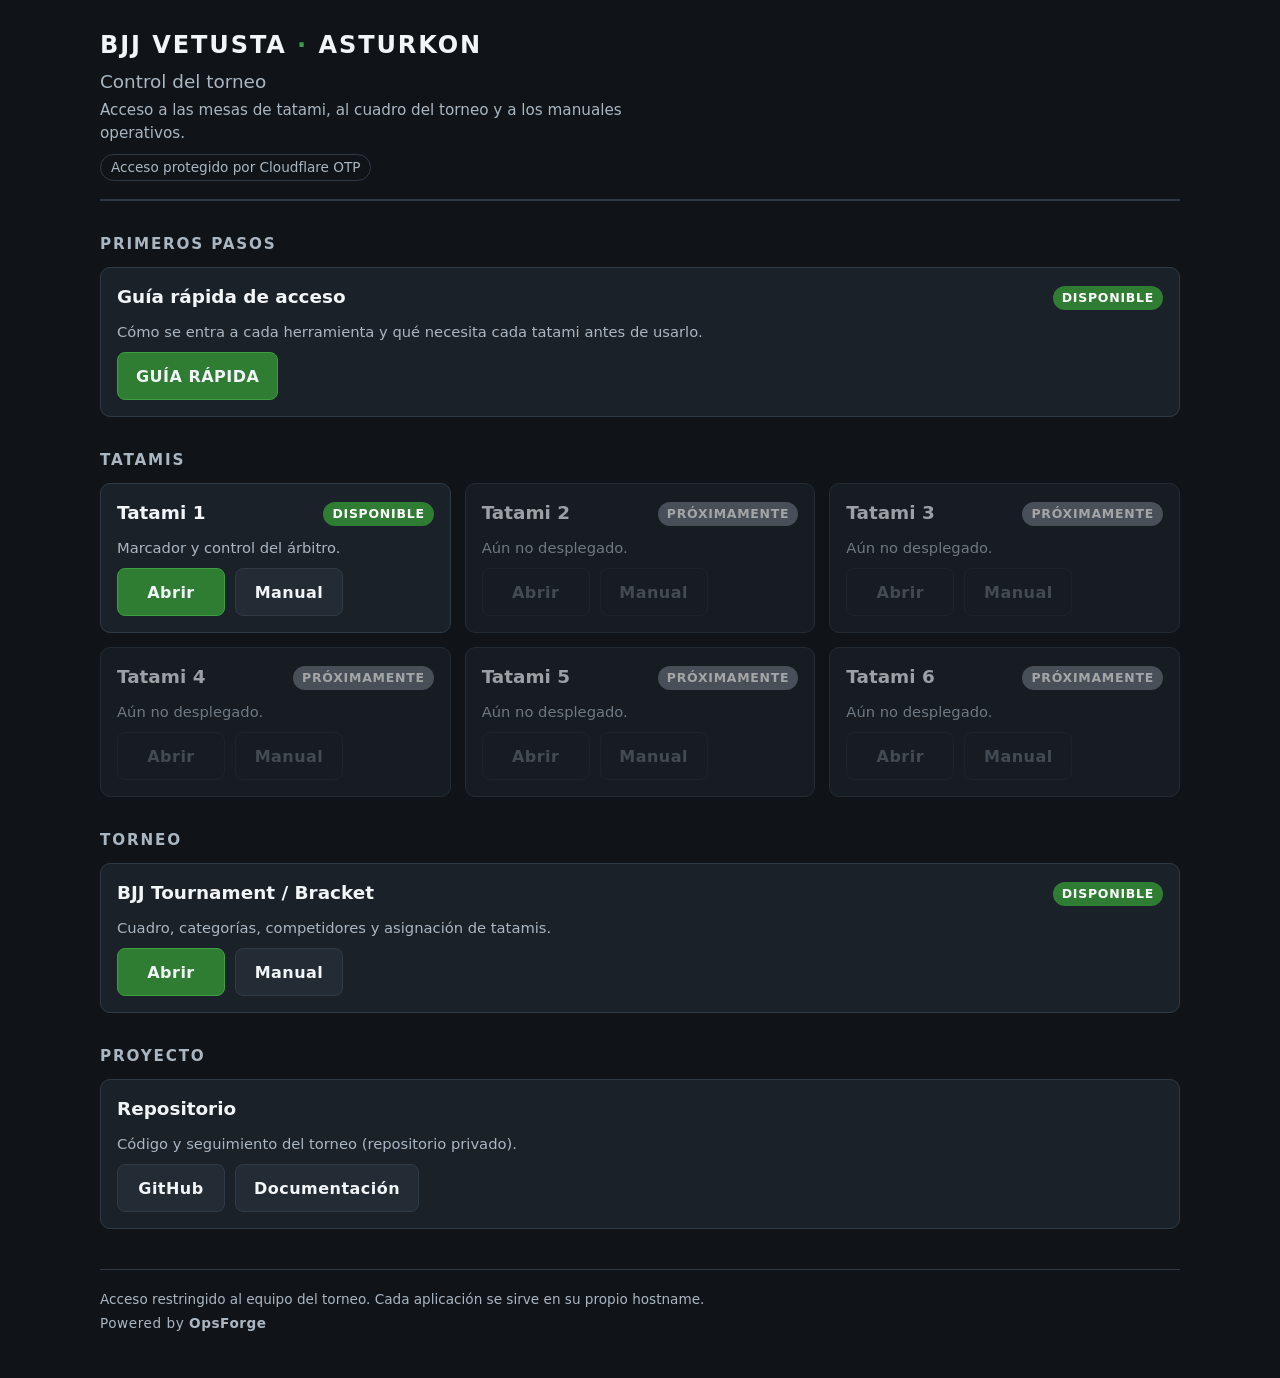
<file: nginx/conf.d/portal/index.html>
<!DOCTYPE html>
<html lang="es">
<head>
<meta charset="utf-8">
<meta name="viewport" content="width=device-width, initial-scale=1">
<meta name="robots" content="noindex, nofollow">
<title>BJJ Vetusta · Asturkon — Control del torneo</title>
<link rel="stylesheet" href="style.css">
<link rel="icon" href="data:image/svg+xml,<svg xmlns='http://www.w3.org/2000/svg' viewBox='0 0 32 32'><text y='26' font-size='26'>🥋</text></svg>">
</head>
<body>
<header class="cabecera">
  <p class="marca">BJJ VETUSTA <span class="punto">·</span> ASTURKON</p>
  <h1>Control del torneo</h1>
  <p class="sub">Acceso a las mesas de tatami, al cuadro del torneo y a los manuales operativos.</p>
  <p class="pista">Acceso protegido por Cloudflare OTP</p>
</header>

<main>
  <h2 class="seccion">Primeros pasos</h2>
  <div class="rejilla">
    <article class="tarjeta" data-app="quick-start">
      <div class="tarjeta-cab">
        <h3>Guía rápida de acceso</h3>
        <span class="estado" data-estado="disponible">Disponible</span>
      </div>
      <p class="detalle">Cómo se entra a cada herramienta y qué necesita cada tatami antes de usarlo.</p>
      <div class="acciones">
        <a class="boton primario" href="https://docs.opsforge.cc/bjj/quick-start/" aria-label="Abrir la guía rápida de acceso en el centro de documentación">GUÍA RÁPIDA</a>
      </div>
    </article>
  </div>

  <h2 class="seccion">Tatamis</h2>
  <div class="rejilla" id="tatamis">

    <article class="tarjeta" data-tatami="1">
      <div class="tarjeta-cab">
        <h3>Tatami 1</h3>
        <span class="estado" data-estado="disponible">Disponible</span>
      </div>
      <p class="detalle">Marcador y control del árbitro.</p>
      <div class="acciones">
        <a class="boton primario" href="https://tatami1.opsforge.cc" aria-label="Abrir el marcador del Tatami 1">Abrir</a>
        <a class="boton" href="https://docs.opsforge.cc/bjj/tatami/" aria-label="Abrir el manual del Tatami 1">Manual</a>
      </div>
    </article>

    <article class="tarjeta inactiva" data-tatami="2">
      <div class="tarjeta-cab">
        <h3>Tatami 2</h3>
        <span class="estado" data-estado="proximamente">Próximamente</span>
      </div>
      <p class="detalle">Aún no desplegado.</p>
      <div class="acciones">
        <span class="boton desactivado" role="button" aria-disabled="true" tabindex="-1">Abrir</span>
        <span class="boton desactivado" role="button" aria-disabled="true" tabindex="-1">Manual</span>
      </div>
    </article>

    <article class="tarjeta inactiva" data-tatami="3">
      <div class="tarjeta-cab">
        <h3>Tatami 3</h3>
        <span class="estado" data-estado="proximamente">Próximamente</span>
      </div>
      <p class="detalle">Aún no desplegado.</p>
      <div class="acciones">
        <span class="boton desactivado" role="button" aria-disabled="true" tabindex="-1">Abrir</span>
        <span class="boton desactivado" role="button" aria-disabled="true" tabindex="-1">Manual</span>
      </div>
    </article>

    <article class="tarjeta inactiva" data-tatami="4">
      <div class="tarjeta-cab">
        <h3>Tatami 4</h3>
        <span class="estado" data-estado="proximamente">Próximamente</span>
      </div>
      <p class="detalle">Aún no desplegado.</p>
      <div class="acciones">
        <span class="boton desactivado" role="button" aria-disabled="true" tabindex="-1">Abrir</span>
        <span class="boton desactivado" role="button" aria-disabled="true" tabindex="-1">Manual</span>
      </div>
    </article>

    <article class="tarjeta inactiva" data-tatami="5">
      <div class="tarjeta-cab">
        <h3>Tatami 5</h3>
        <span class="estado" data-estado="proximamente">Próximamente</span>
      </div>
      <p class="detalle">Aún no desplegado.</p>
      <div class="acciones">
        <span class="boton desactivado" role="button" aria-disabled="true" tabindex="-1">Abrir</span>
        <span class="boton desactivado" role="button" aria-disabled="true" tabindex="-1">Manual</span>
      </div>
    </article>

    <article class="tarjeta inactiva" data-tatami="6">
      <div class="tarjeta-cab">
        <h3>Tatami 6</h3>
        <span class="estado" data-estado="proximamente">Próximamente</span>
      </div>
      <p class="detalle">Aún no desplegado.</p>
      <div class="acciones">
        <span class="boton desactivado" role="button" aria-disabled="true" tabindex="-1">Abrir</span>
        <span class="boton desactivado" role="button" aria-disabled="true" tabindex="-1">Manual</span>
      </div>
    </article>

  </div>

  <h2 class="seccion">Torneo</h2>
  <div class="rejilla">
    <article class="tarjeta" data-app="bracket">
      <div class="tarjeta-cab">
        <h3>BJJ Tournament / Bracket</h3>
        <span class="estado" data-estado="disponible">Disponible</span>
      </div>
      <p class="detalle">Cuadro, categorías, competidores y asignación de tatamis.</p>
      <div class="acciones">
        <a class="boton primario" href="https://bracket.opsforge.cc" aria-label="Abrir el cuadro del torneo (Bracket)">Abrir</a>
        <a class="boton" href="https://docs.opsforge.cc/bjj/bracket/" aria-label="Abrir el manual del cuadro (Bracket)">Manual</a>
      </div>
    </article>
  </div>

  <h2 class="seccion">Proyecto</h2>
  <div class="rejilla">
    <article class="tarjeta">
      <div class="tarjeta-cab"><h3>Repositorio</h3></div>
      <p class="detalle">Código y seguimiento del torneo (repositorio privado).</p>
      <div class="acciones">
        <a class="boton" href="https://github.com/danyseve/bjj-tournament-platform" aria-label="Abrir el repositorio del torneo en GitHub">GitHub</a>
        <a class="boton" href="https://docs.opsforge.cc/" aria-label="Abrir el centro de documentación">Documentación</a>
      </div>
    </article>
  </div>
</main>

<footer class="pie">
  <p>Acceso restringido al equipo del torneo. Cada aplicación se sirve en su propio hostname.</p>
  <p class="opsforge">Powered by <strong>OpsForge</strong></p>
</footer>

<script src="app.js"></script>
</body>
</html>
</file>
<file: nginx/conf.d/portal/style.css>
/* Portal BJJ Vetusta · Asturkon — CSS propio, sin dependencias ni CDN.
   Criterios: alto contraste, botones grandes, usable en portatil/tablet. */

:root {
  --fondo: #101418;
  --panel: #1b2129;
  --panel-borde: #303a46;
  --texto: #f2f5f8;
  --texto-suave: #aab6c2;
  --acento: #2f7d32;
  --acento-claro: #3f9d44;
  --aviso: #6b7480;
  --radio: 10px;
}

* { box-sizing: border-box; }

html { -webkit-text-size-adjust: 100%; }

body {
  margin: 0;
  padding: 0 16px 40px;
  background: var(--fondo);
  color: var(--texto);
  font-family: system-ui, -apple-system, "Segoe UI", Roboto, Arial, sans-serif;
  line-height: 1.45;
}

.cabecera {
  max-width: 1080px;
  margin: 0 auto;
  padding: 28px 0 18px;
  border-bottom: 2px solid var(--panel-borde);
}

/* Modelo de acceso: una linea discreta, sin detalle tecnico. */
.pista {
  display: inline-block;
  margin: 10px 0 0;
  padding: 3px 10px;
  border: 1px solid var(--panel-borde);
  border-radius: 999px;
  color: var(--texto-suave);
  font-size: 0.85rem;
}

.marca {
  margin: 0;
  font-size: 1.5rem;
  font-weight: 800;
  letter-spacing: 0.08em;
}

.punto { color: var(--acento-claro); }

.cabecera h1 {
  margin: 6px 0 4px;
  font-size: 1.15rem;
  font-weight: 500;
  color: var(--texto-suave);
}

.sub {
  margin: 0;
  max-width: 60ch;
  color: var(--texto-suave);
  font-size: 0.95rem;
}

main { max-width: 1080px; margin: 0 auto; }

.seccion {
  margin: 32px 0 12px;
  font-size: 0.95rem;
  text-transform: uppercase;
  letter-spacing: 0.12em;
  color: var(--texto-suave);
  font-weight: 700;
}

.rejilla {
  display: grid;
  gap: 14px;
  grid-template-columns: repeat(auto-fit, minmax(260px, 1fr));
}

.tarjeta {
  display: flex;
  flex-direction: column;
  gap: 10px;
  padding: 16px;
  background: var(--panel);
  border: 1px solid var(--panel-borde);
  border-radius: var(--radio);
}

.tarjeta.inactiva { opacity: 0.62; }

.tarjeta-cab {
  display: flex;
  align-items: center;
  justify-content: space-between;
  gap: 10px;
}

.tarjeta h3 {
  margin: 0;
  font-size: 1.15rem;
}

.estado {
  flex: 0 0 auto;
  padding: 3px 9px;
  border-radius: 999px;
  font-size: 0.78rem;
  font-weight: 700;
  text-transform: uppercase;
  letter-spacing: 0.06em;
  background: var(--aviso);
  color: #fff;
}

.estado[data-estado="disponible"] { background: var(--acento); }
.estado[data-estado="proximamente"] { background: var(--aviso); }

.detalle {
  margin: 0;
  color: var(--texto-suave);
  font-size: 0.92rem;
  flex: 1 1 auto;
}

.acciones {
  display: flex;
  flex-wrap: wrap;
  gap: 10px;
}

/* Botones grandes: area tactil comoda en tablet. */
.boton {
  display: inline-flex;
  align-items: center;
  justify-content: center;
  min-height: 48px;
  min-width: 108px;
  padding: 0 18px;
  border-radius: 8px;
  border: 1px solid var(--panel-borde);
  background: #232b35;
  color: var(--texto);
  font-size: 1rem;
  font-weight: 700;
  text-decoration: none;
  letter-spacing: 0.03em;
}

.boton.primario {
  background: var(--acento);
  border-color: var(--acento-claro);
}

.boton:focus-visible {
  outline: 3px solid #ffd54f;
  outline-offset: 2px;
}

/* Sin animaciones: nada que distraiga en pleno combate. */
@media (hover: hover) {
  .boton.primario:hover { background: var(--acento-claro); }
  .boton:not(.desactivado):hover { background: #2c3641; }
}

.boton.desactivado {
  opacity: 0.5;
  cursor: not-allowed;
  background: #1d232b;
  color: var(--texto-suave);
}

.pie {
  max-width: 1080px;
  margin: 40px auto 0;
  padding-top: 16px;
  border-top: 1px solid var(--panel-borde);
  color: var(--texto-suave);
  font-size: 0.85rem;
}

.pie p { margin: 4px 0; }

.opsforge { letter-spacing: 0.04em; }

@media (prefers-reduced-motion: reduce) {
  * { transition: none !important; }
}
</file>
